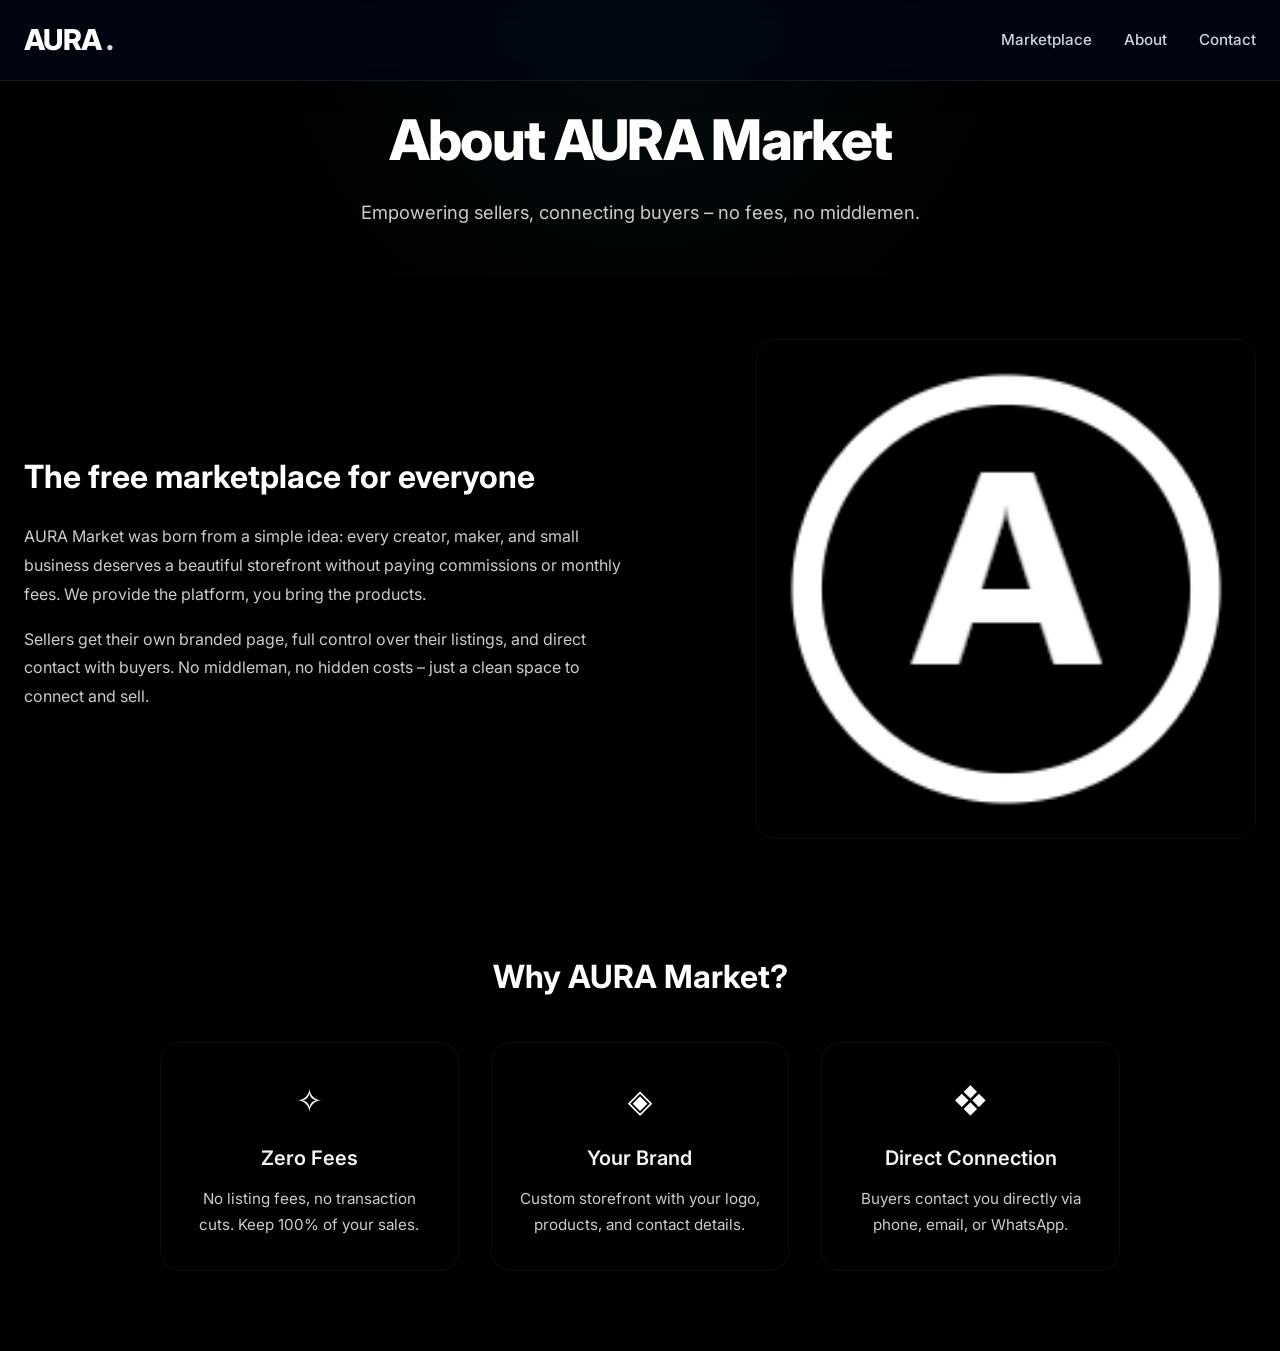
<file: about.html>
<!DOCTYPE html>
<html lang="en">
<head>
    <meta charset="UTF-8">
    <meta name="viewport" content="width=device-width, initial-scale=1.0">
    <title>About — AURA Market</title>

    <!-- Favicon -->
    <link rel="icon" type="image/png" href="icon-192.png">

    <!-- Inter Font -->
    <link href="https://fonts.googleapis.com/css2?family=Inter:wght@300;400;500;600;700;800;900&display=swap" rel="stylesheet">

    <!-- Shared Stylesheet -->
    <link rel="stylesheet" href="style.css">

    <!-- Page-specific styles -->
    <style>
        .about-hero {
            text-align: center;
            padding: 6rem 1.5rem 3rem;
            background: radial-gradient(circle at 50% 0%, rgba(56, 189, 248, 0.06), transparent 60%);
        }
        .about-hero .container h1 {
            font-size: 2.5rem;
            font-weight: 800;
            letter-spacing: -0.03em;
            margin-bottom: 0.75rem;
            color: #fff;
        }
        .about-hero .container p {
            font-size: 1.15rem;
            color: #ccc;
            max-width: 600px;
            margin: 0 auto;
        }
        .about-story {
            padding: 4rem 1.5rem;
        }
        .about-grid {
            display: flex;
            flex-direction: column;
            gap: 2.5rem;
            align-items: center;
        }
        .about-text h2 {
            font-size: 2rem;
            font-weight: 700;
            margin-bottom: 1.25rem;
            color: #fff;
        }
        .about-text p {
            color: #ccc;
            margin-bottom: 1rem;
            line-height: 1.8;
            max-width: 600px;
        }
        .about-image {
            max-width: 500px;
            width: 100%;
            border-radius: 1.25rem;
            overflow: hidden;
            box-shadow: 0 12px 30px rgba(0, 0, 0, 0.4);
            border: 1px solid rgba(255, 255, 255, 0.06);
        }
        .about-image img {
            display: block;
            width: 100%;
            height: auto;
        }
        .about-values {
            padding: 3rem 1.5rem 5rem;
            text-align: center;
        }
        .about-values h2 {
            font-size: 2rem;
            font-weight: 700;
            margin-bottom: 2.5rem;
            color: #fff;
        }
        .values-grid {
            display: grid;
            grid-template-columns: 1fr;
            gap: 2rem;
            max-width: 960px;
            margin: 0 auto;
        }
        .value-card {
            background-color: #000;
            border-radius: 1.25rem;
            padding: 2rem 1.5rem;
            text-align: center;
            border: 1px solid rgba(255, 255, 255, 0.05);
            transition: transform 0.25s, box-shadow 0.25s;
        }
        .value-card:hover {
            transform: translateY(-4px);
            box-shadow: 0 8px 24px rgba(255, 255, 255, 0.15);
        }
        .value-icon {
            font-size: 2rem;
            color: #fff;
            margin-bottom: 1rem;
        }
        .value-card h3 {
            font-size: 1.25rem;
            font-weight: 600;
            margin-bottom: 0.75rem;
            color: #f1f5f9;
        }
        .value-card p {
            color: #ccc;
            font-size: 0.95rem;
            line-height: 1.7;
        }
        @media (min-width: 768px) {
            .about-hero .container h1 { font-size: 3.5rem; }
            .about-grid { flex-direction: row; align-items: center; justify-content: space-between; }
            .about-text { flex: 1; }
            .about-image { flex: 1; }
            .values-grid { grid-template-columns: repeat(3, 1fr); }
        }
    </style>
</head>
<body class="bg-[#0f172a] text-white font-sans antialiased">

    <!-- ===== STICKY HEADER ===== -->
    <header id="main-header">
        <div class="container">
            <div id="logo">
                <a href="index.html">AURA<span>.</span></a>
            </div>
            <nav id="desktop-nav">
                <ul>
                    <li><a href="index.html">Marketplace</a></li>
                    <li><a href="about.html" class="active">About</a></li>
                    <li><a href="contact.html">Contact</a></li>
                </ul>
            </nav>
            <button id="mobile-menu-toggle" aria-label="Open menu">
                <span></span><span></span><span></span>
            </button>
        </div>
    </header>

    <!-- ===== MOBILE SIDEBAR ===== -->
    <div id="mobile-sidebar">
        <div id="sidebar-backdrop"></div>
        <div id="sidebar-panel">
            <button id="sidebar-close" aria-label="Close menu">&times;</button>
            <nav>
                <ul>
                    <li><a href="index.html">Marketplace</a></li>
                    <li><a href="about.html">About</a></li>
                    <li><a href="contact.html">Contact</a></li>
                </ul>
            </nav>
        </div>
    </div>

    <!-- ===== PAGE CONTENT ===== -->
    <main id="about-page">
        <section class="about-hero">
            <div class="container">
                <h1>About AURA Market</h1>
                <p>Empowering sellers, connecting buyers – no fees, no middlemen.</p>
            </div>
        </section>

        <section class="about-story container">
            <div class="about-grid">
                <div class="about-text">
                    <h2>The free marketplace for everyone</h2>
                    <p>
                        AURA Market was born from a simple idea: every creator, maker, and small business deserves a
                        beautiful storefront without paying commissions or monthly fees. We provide the platform,
                        you bring the products.
                    </p>
                    <p>
                        Sellers get their own branded page, full control over their listings, and direct contact with
                        buyers. No middleman, no hidden costs – just a clean space to connect and sell.
                    </p>
                </div>
                <div class="about-image">
                    <a href="#" id="home-link"><img src="icon-192.png" 
                         alt="Modern marketplace" loading="lazy" />
                    </a>
                </div>
            </div>
        </section>

        <section class="about-values container">
            <h2>Why AURA Market?</h2>
            <div class="values-grid">
                <div class="value-card">
                    <div class="value-icon">✧</div>
                    <h3>Zero Fees</h3>
                    <p>No listing fees, no transaction cuts. Keep 100% of your sales.</p>
                </div>
                <div class="value-card">
                    <div class="value-icon">◈</div>
                    <h3>Your Brand</h3>
                    <p>Custom storefront with your logo, products, and contact details.</p>
                </div>
                <div class="value-card">
                    <div class="value-icon">❖</div>
                    <h3>Direct Connection</h3>
                    <p>Buyers contact you directly via phone, email, or WhatsApp.</p>
                </div>
            </div>
        </section>
    </main>

    <!-- Mobile sidebar toggle script -->
    <script>
        (function() {
            const menuToggle = document.getElementById('mobile-menu-toggle');
            const sidebarClose = document.getElementById('sidebar-close');
            const sidebarBackdrop = document.getElementById('sidebar-backdrop');
            const sidebar = document.getElementById('mobile-sidebar');

            function openSidebar() {
                if (sidebar) {
                    sidebar.classList.add('open');
                    document.body.style.overflow = 'hidden';
                }
            }

            function closeSidebar() {
                if (sidebar) {
                    sidebar.classList.remove('open');
                    document.body.style.overflow = '';
                }
            }

            if (menuToggle) menuToggle.addEventListener('click', openSidebar);
            if (sidebarClose) sidebarClose.addEventListener('click', closeSidebar);
            if (sidebarBackdrop) sidebarBackdrop.addEventListener('click', closeSidebar);
        })();
    </script>
</body>
</html>
</file>
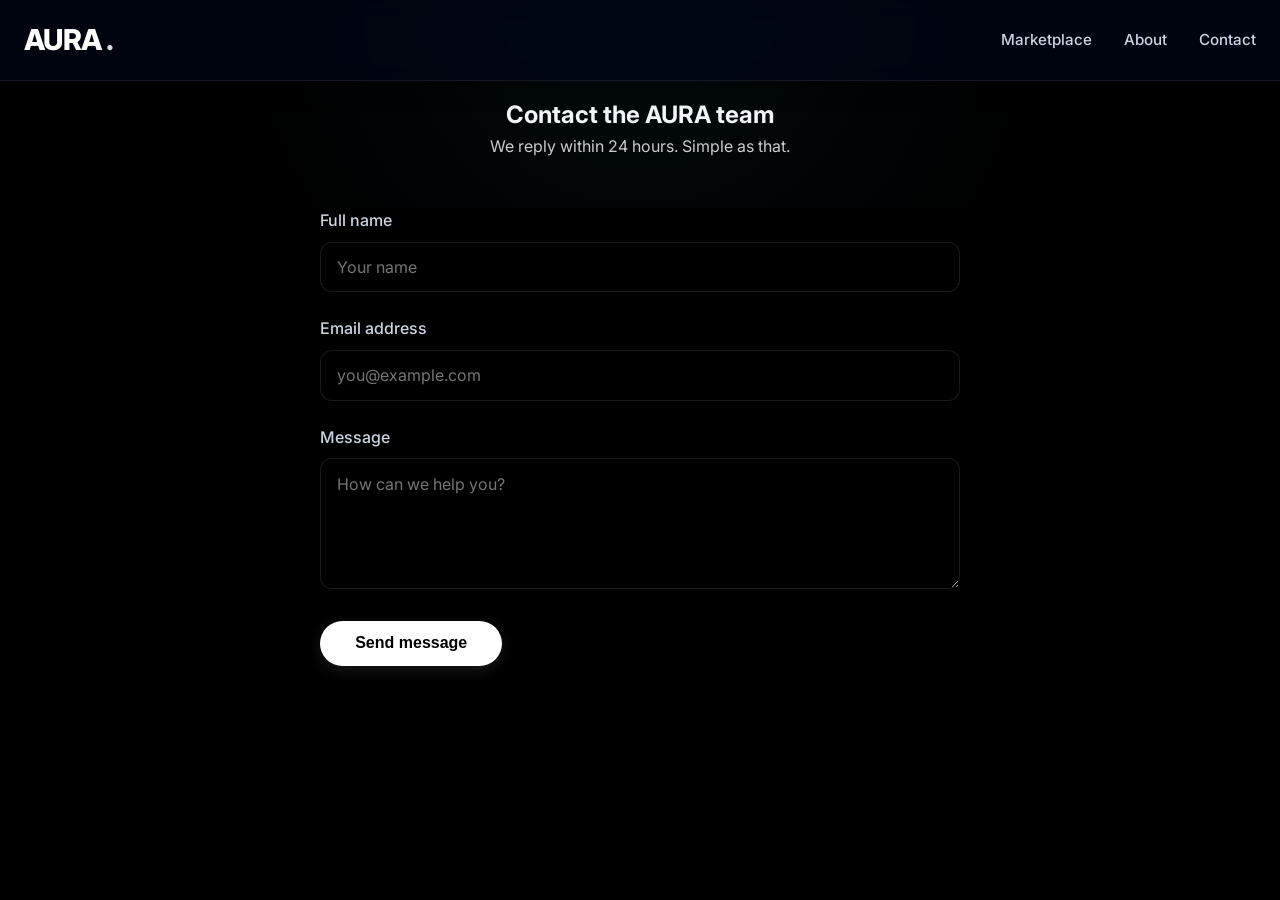
<file: contact.html>
<!DOCTYPE html>
<html lang="en">
<head>
    <meta charset="UTF-8">
    <meta name="viewport" content="width=device-width, initial-scale=1.0">
    <title>Contact — AURA Market</title>

    <!-- Favicon -->
    <link rel="icon" type="image/png" href="icon-192.png">

    <!-- Inter Font -->
    <link href="https://fonts.googleapis.com/css2?family=Inter:wght@300;400;500;600;700;800;900&display=swap" rel="stylesheet">

    <!-- Shared Stylesheet -->
    <link rel="stylesheet" href="style.css">

    <!-- Page‑specific form styling -->
    <style>
        .contact-form {
            max-width: 640px;
            margin: 0 auto;
        }
        .contact-form input,
        .contact-form textarea {
            width: 100%;
            background: #000;
            border: 1px solid rgba(255, 255, 255, 0.1);
            border-radius: 0.75rem;
            padding: 0.9rem 1rem;
            color: #f1f5f9;
            font-size: 1rem;
            transition: border-color 0.2s, box-shadow 0.2s;
            outline: none;
            font-family: inherit;
        }
        .contact-form input:focus,
        .contact-form textarea:focus {
            border-color: #fff;
            box-shadow: 0 0 0 3px rgba(255, 255, 255, 0.1);
        }
        .contact-form label {
            display: block;
            margin-bottom: 0.5rem;
            color: #cbd5e1;
            font-weight: 500;
        }
        .contact-form .form-group {
            margin-bottom: 1.5rem;
        }
        .submit-btn {
            background-color: #fff;
            color: #000;
            font-weight: 600;
            padding: 0.85rem 2.2rem;
            border: none;
            border-radius: 999px;
            font-size: 1rem;
            cursor: pointer;
            transition: background 0.25s, transform 0.1s;
            box-shadow: 0 4px 14px rgba(255, 255, 255, 0.1);
        }
        .submit-btn:hover {
            background-color: #e0e0e0;
            transform: translateY(-1px);
        }
        .success-message {
            display: none;
            text-align: center;
            color: #fff;
            font-weight: 600;
            margin-top: 1rem;
        }
        .error-message {
            color: #ff4d4d;
            font-size: 0.85rem;
            margin-top: 0.25rem;
            display: none;
        }
    </style>
</head>
<body class="bg-[#0f172a] text-white font-sans antialiased">

    <!-- ===== STICKY HEADER ===== -->
    <header id="main-header">
        <div class="container">
            <div id="logo">
                <a href="index.html">AURA<span>.</span></a>
            </div>
            <nav id="desktop-nav">
                <ul>
                    <li><a href="index.html">Marketplace</a></li>
                    <li><a href="about.html">About</a></li>
                    <li><a href="contact.html" class="active">Contact</a></li>
                </ul>
            </nav>
            <button id="mobile-menu-toggle" aria-label="Open menu">
                <span></span><span></span><span></span>
            </button>
        </div>
    </header>

    <!-- ===== MOBILE SIDEBAR ===== -->
    <div id="mobile-sidebar">
        <div id="sidebar-backdrop"></div>
        <div id="sidebar-panel">
            <button id="sidebar-close" aria-label="Close menu">&times;</button>
            <nav>
                <ul>
                    <li><a href="index.html">Marketplace</a></li>
                    <li><a href="about.html">About</a></li>
                    <li><a href="contact.html">Contact</a></li>
                </ul>
            </nav>
        </div>
    </div>

    <!-- ===== PAGE CONTENT ===== -->
    <main id="contact-page">
        <section style="text-align:center; padding:6rem 1.5rem 3rem; background: radial-gradient(circle at 50% 0%, rgba(56,189,248,0.06), transparent 60%);">
            <div class="container">
                <h1>Contact the AURA team</h1>
                <p style="color:#ccc;">We reply within 24 hours. Simple as that.</p>
            </div>
        </section>

        <section class="container" style="padding-bottom:4rem;">
            <div class="contact-form">
                <form id="contactForm" novalidate>
                    <div class="form-group">
                        <label for="name">Full name</label>
                        <input type="text" id="name" name="name" placeholder="Your name" required />
                        <span class="error-message" id="nameError">Please enter your name.</span>
                    </div>
                    <div class="form-group">
                        <label for="email">Email address</label>
                        <input type="email" id="email" name="email" placeholder="you@example.com" required />
                        <span class="error-message" id="emailError">Please enter a valid email.</span>
                    </div>
                    <div class="form-group">
                        <label for="message">Message</label>
                        <textarea id="message" name="message" rows="5" placeholder="How can we help you?" required></textarea>
                        <span class="error-message" id="messageError">Message cannot be empty.</span>
                    </div>
                    <button type="submit" class="submit-btn">Send message</button>
                    <p class="success-message" id="formSuccess">Thank you! Your message has been sent.</p>
                </form>
            </div>
        </section>
    </main>

    <!-- Mobile sidebar toggle + form validation -->
    <script>
        (function() {
            // Mobile sidebar toggle
            const menuToggle = document.getElementById('mobile-menu-toggle');
            const sidebarClose = document.getElementById('sidebar-close');
            const sidebarBackdrop = document.getElementById('sidebar-backdrop');
            const sidebar = document.getElementById('mobile-sidebar');

            function openSidebar() {
                if (sidebar) {
                    sidebar.classList.add('open');
                    document.body.style.overflow = 'hidden';
                }
            }

            function closeSidebar() {
                if (sidebar) {
                    sidebar.classList.remove('open');
                    document.body.style.overflow = '';
                }
            }

            if (menuToggle) menuToggle.addEventListener('click', openSidebar);
            if (sidebarClose) sidebarClose.addEventListener('click', closeSidebar);
            if (sidebarBackdrop) sidebarBackdrop.addEventListener('click', closeSidebar);

            // Form validation
            const form = document.getElementById('contactForm');
            if (form) {
                const nameInput = document.getElementById('name');
                const emailInput = document.getElementById('email');
                const messageInput = document.getElementById('message');
                const nameError = document.getElementById('nameError');
                const emailError = document.getElementById('emailError');
                const messageError = document.getElementById('messageError');
                const successMsg = document.getElementById('formSuccess');

                function hideAllErrors() {
                    nameError.style.display = 'none';
                    emailError.style.display = 'none';
                    messageError.style.display = 'none';
                }

                form.addEventListener('submit', (e) => {
                    e.preventDefault();
                    hideAllErrors();
                    successMsg.style.display = 'none';

                    let isValid = true;
                    if (nameInput.value.trim() === '') {
                        nameError.style.display = 'block';
                        isValid = false;
                    }
                    const emailPattern = /^[^\s@]+@[^\s@]+\.[^\s@]+$/;
                    if (!emailPattern.test(emailInput.value.trim())) {
                        emailError.style.display = 'block';
                        isValid = false;
                    }
                    if (messageInput.value.trim() === '') {
                        messageError.style.display = 'block';
                        isValid = false;
                    }

                    if (isValid) {
                        form.reset();
                        successMsg.style.display = 'block';
                    }
                });
            }
        })();
    </script>
</body>
</html>
</file>
<file: style.css>
/*MY APPEARANCE*/
/* ===== GLOBAL RESETS & BASE ===== */
*,
*::before,
*::after {
  box-sizing: border-box;
  margin: 0;
  padding: 0;
}

html {
  scroll-behavior: smooth;
}

body {
  background-color: black;    /* surface */
  color: #f1f5f9;           /* slate-100 */
  font-family: 'Inter', system-ui, -apple-system, BlinkMacSystemFont, 'Segoe UI', Roboto, sans-serif;
  line-height: 1.6;
  -webkit-font-smoothing: antialiased;
  -moz-osx-font-smoothing: grayscale;
}

/* ===== CONTAINER ===== */
.container {
  max-width: 1280px;
  margin: 0 auto;
  padding: 0 1.5rem;
}

/* ===== STICKY HEADER ===== */
#main-header {
  position: fixed;
  top: 0;
  left: 0;
  right: 0;
  z-index: 50;
  background-color: rgba(1, 7, 22, 0.7);
  backdrop-filter: blur(12px);
  -webkit-backdrop-filter: blur(12px);
  border-bottom: 1px solid rgba(255, 255, 255, 0.08);
  box-shadow: 0 4px 24px rgba(0, 0, 0, 0.3);
}

#main-header .container {
  display: flex;
  align-items: center;
  justify-content: space-between;
  height: 4rem;
}

/* Logo */
#logo a {
  font-size: 1.5rem;
  font-weight: 800;
  letter-spacing: -0.02em;
  color: #fff;
  text-decoration: none;
  display: flex;
  align-items: baseline;
  gap: 0.15rem;
}

#logo a span {
  color: #d3dee2;
  margin-left: 0.1rem;
}

/* Desktop Navigation */
#desktop-nav {
  display: none;
}

#desktop-nav ul {
  display: flex;
  list-style: none;
  gap: 2rem;
}

#desktop-nav a {
  text-decoration: none;
  color: #cbd5e1;
  font-weight: 500;
  font-size: 0.95rem;
  transition: color 0.2s ease;
}

#desktop-nav a:hover {
  color: #ffffff;
}

/* Cart Icon */
#cart-toggle {
  background: transparent;
  border: none;
  cursor: pointer;
  position: relative;
  padding: 0.5rem;
  color: #f1f5f9;
  display: flex;
  align-items: center;
  justify-content: center;
}

#cart-toggle svg {
  width: 1.5rem;
  height: 1.5rem;
}

#cart-badge {
  position: absolute;
  top: -0.25rem;
  right: -0.4rem;
  background-color: #000000;
  color: #ffffff;
  font-size: 0.7rem;
  font-weight: 700;
  min-width: 1.25rem;
  height: 1.25rem;
  border-radius: 999px;
  display: flex;
  align-items: center;
  justify-content: center;
  padding: 0 0.25rem;
  line-height: 1;
  transform: translate(25%, -25%);
  transition: transform 0.2s ease;
}

.badge-pulse {
  animation: badgePop 0.4s ease-out;
}

@keyframes badgePop {
  0% { transform: translate(25%, -25%) scale(1); }
  30% { transform: translate(25%, -25%) scale(1.3); }
  100% { transform: translate(25%, -25%) scale(1); }
}

/* Mobile Menu Toggle */
#mobile-menu-toggle {
  background: transparent;
  border: none;
  cursor: pointer;
  display: flex;
  flex-direction: column;
  gap: 0.3rem;
  padding: 0.5rem;
}

#mobile-menu-toggle span {
  display: block;
  width: 1.5rem;
  height: 2px;
  background-color: #f1f5f9;
  transition: all 0.3s ease;
  border-radius: 2px;
}

/* Mobile Sidebar */
#mobile-sidebar {
  display: none;
  position: fixed;
  inset: 0;
  z-index: 60;
}

#mobile-sidebar.open {
  display: block;
}

#sidebar-backdrop {
  position: absolute;
  inset: 0;
  background: rgba(0, 0, 0, 0.6);
  backdrop-filter: blur(4px);
}

#sidebar-panel {
  position: absolute;
  top: 0;
  right: 0;
  width: 16rem;
  height: 100%;
  background-color: #000000;
  border-left: 1px solid rgba(255, 255, 255, 0.1);
  padding: 1.5rem;
  transform: translateX(100%);
  transition: transform 0.3s ease;
  display: flex;
  flex-direction: column;
  box-shadow: 0 6px 20px rgba(165, 160, 160, 0.337);
}

#mobile-sidebar.open #sidebar-panel {
  transform: translateX(0);
}

#sidebar-close {
  align-self: flex-end;
  background: none;
  border: none;
  color: #ffffff;
  font-size: 2rem;
  line-height: 1;
  cursor: pointer;
  padding: 0.25rem 0.5rem;
}

#sidebar-panel nav ul {
  list-style: none;
  margin-top: 2rem;
  display: flex;
  flex-direction: column;
  gap: 1.5rem;
}

#sidebar-panel a {
  text-decoration: none;
  color: #ffffff;
  font-weight: 500;
  font-size: 1.1rem;
  transition: color 0.2s;
}

#sidebar-panel a:hover {
  color: #eef4f6;
}

/* Hero Section */
#hero {
  margin-top: 4rem;
  display: flex;
  align-items: center;
  justify-content: center;
  text-align: center;
  padding: 4rem 1.5rem;
  background: radial-gradient(circle at 30% 50%, rgba(56, 189, 248, 0.08), transparent 70%),
              radial-gradient(circle at 70% 50%, rgba(56, 189, 248, 0.05), transparent 70%);
  min-height: 80vh;
}

#hero-content {
  max-width: 720px;
}

#hero-content h1 {
  font-size: 2.5rem;
  font-weight: 800;
  letter-spacing: -0.03em;
  line-height: 1.15;
  margin-bottom: 1.5rem;
  color: #fff;
}

#hero-content p {
  font-size: 1.15rem;
  color: #fafcfe;
  margin-bottom: 2.5rem;
  max-width: 500px;
  margin-left: auto;
  margin-right: auto;
}

#hero-cta {
  display: inline-block;
  background-color: #ffffff;
  color: #000000;
  font-weight: 600;
  padding: 0.85rem 2.2rem;
  border-radius: 999px;
  text-decoration: none;
  font-size: 1rem;
  transition: all 0.25s ease;
  box-shadow: 0 4px 14px rgba(0, 0, 0, 0.35);
}

#hero-cta:hover {
  background-color: #090e11;
  box-shadow: 0 6px 20px rgba(255, 255, 255, 0.5);
  transform: translateY(-2px);
}

/* Product Section */
#products {
  max-width: 1280px;
  margin: 0 auto;
  padding: 4rem 1.5rem;
}

#products h2 {
  font-size: 2rem;
  font-weight: 700;
  letter-spacing: -0.02em;
  margin-bottom: 2.5rem;
  color: #fff;
}

#product-grid {
  display: grid;
  grid-template-columns: 1fr;
  gap: 2rem;
}

/* Product Card */
.product-card {
  background-color: #000000;
  border-radius: 1.25rem;
  overflow: hidden;
  transition: transform 0.3s ease, box-shadow 0.3s ease;
  border: 1px solid rgba(8, 5, 5, 0.06);
}

.product-card:hover {
  transform: scale(1.03);
  box-shadow: 0 12px 28px rgba(102, 95, 95, 0.35), 0 0 0 1px rgba(56, 189, 248, 0.2);
}

.product-card img {
  width: 100%;
  height: 260px;
  object-fit: cover;
  display: block;
  border-bottom: 1px solid rgba(255, 255, 255, 0.05);
}

.product-card-body {
  padding: 1.25rem;
}

.product-card-body h3 {
  font-size: 1.25rem;
  font-weight: 600;
  margin-bottom: 0.5rem;
  color: #ffffff;
}

.product-card-body .price {
  font-size: 1.15rem;
  font-weight: 700;
  color: #ffffff;
  margin-bottom: 1rem;
}

.product-card-body .add-to-cart-btn {
  width: 100%;
  padding: 0.7rem 1rem;
  border: none;
  border-radius: 0.75rem;
  background-color: #fdfeff;
  color: #010612;
  font-weight: 600;
  font-size: 0.95rem;
  cursor: pointer;
  transition: background-color 0.2s ease, transform 0.1s ease;
}

.product-card-body .add-to-cart-btn:hover {
  background-color: #010d1400;
}

.add-to-cart-btn:active {
  transform: scale(0.97);
}

/* Cart Drawer */
#cart-overlay {
  position: fixed;
  inset: 0;
  background: rgba(0, 0, 0, 0.7);
  z-index: 70;
  opacity: 0;
  pointer-events: none;
  transition: opacity 0.3s ease;
}

#cart-overlay.visible {
  opacity: 1;
  pointer-events: auto;
}

#cart-drawer {
  position: fixed;
  top: 0;
  right: 0;
  width: 100%;
  max-width: 400px;
  height: 100vh;
  background-color: #000000;
  z-index: 80;
  display: flex;
  flex-direction: column;
  transform: translateX(100%);
  transition: transform 0.35s cubic-bezier(0.4, 0, 0.2, 1);
  box-shadow: -8px 0 30px rgba(252, 248, 248, 0.0511);
}

#cart-drawer.open {
  transform: translateX(0);
}

#cart-header {
  display: flex;
  justify-content: space-between;
  align-items: center;
  padding: 1.25rem 1.5rem;
  border-bottom: 1px solid rgba(255, 255, 255, 0.08);
}

#cart-header h2 {
  font-size: 1.35rem;
  font-weight: 600;
}

#cart-close {
  background: none;
  border: none;
  color: #ffffff;
  font-size: 2rem;
  line-height: 1;
  cursor: pointer;
  padding: 0 0.5rem;
}

#cart-items {
  flex: 1;
  overflow-y: auto;
  padding: 1.25rem 1.5rem;
  display: flex;
  flex-direction: column;
  gap: 1rem;
}

.cart-item {
  display: flex;
  align-items: center;
  gap: 1rem;
  padding-bottom: 1rem;
  border-bottom: 1px solid rgba(255, 255, 255, 0.06);
}

.cart-item img {
  width: 60px;
  height: 60px;
  border-radius: 0.5rem;
  object-fit: cover;
}

.cart-item-details {
  flex: 1;
}

.cart-item-details h4 {
  font-size: 0.9rem;
  font-weight: 500;
  margin-bottom: 0.25rem;
}

.cart-item-details .price {
  color: #ffffff;
  font-weight: 600;
  font-size: 0.85rem;
}

.cart-item-quantity {
  display: flex;
  align-items: center;
  gap: 0.5rem;
}

.cart-item-quantity button {
  background-color: #000000;
  border: none;
  color: white;
  width: 28px;
  height: 28px;
  border-radius: 0.4rem;
  font-size: 1rem;
  cursor: pointer;
  display: flex;
  align-items: center;
  justify-content: center;
  transition: background 0.2s;
}

.cart-item-quantity button:hover {
  background-color: #f5f7fa75;
}

.cart-item-quantity span {
  font-weight: 600;
  min-width: 20px;
  text-align: center;
}

#cart-empty {
  flex: 1;
  display: flex;
  align-items: center;
  justify-content: center;
  color: #eeeeee;
}

#cart-footer {
  border-top: 1px solid rgba(0, 0, 0, 0.08);
  padding: 1.25rem 1.5rem;
  display: flex;
  flex-direction: column;
  gap: 0.5rem;
}

#cart-subtotal,
#cart-shipping,
#cart-total {
  display: flex;
  justify-content: space-between;
  font-size: 0.95rem;
}

#cart-total {
  font-weight: 700;
  font-size: 1.1rem;
  margin-top: 0.5rem;
}

#checkout-button {
  margin-top: 0.75rem;
  padding: 0.85rem;
  border: none;
  border-radius: 0.75rem;
  background-color: #ffffff;
  color: #06061a;
  font-weight: 700;
  font-size: 1rem;
  cursor: pointer;
  transition: background 0.2s, transform 0.1s;
}

#checkout-button:hover {
  background-color: #000000;
}

/* Success Modal */
#success-modal {
  position: fixed;
  inset: 0;
  z-index: 100;
  display: flex;
  align-items: center;
  justify-content: center;
  opacity: 0;
  pointer-events: none;
  transition: opacity 0.3s ease;
}

#success-modal.visible {
  opacity: 1;
  pointer-events: auto;
}

#modal-backdrop {
  position: absolute;
  inset: 0;
  background: rgba(0, 0, 0, 0.75);
  backdrop-filter: blur(6px);
}

#modal-content {
  position: relative;
  background-color: #000000;
  border-radius: 1.5rem;
  padding: 2.5rem 2rem;
  text-align: center;
  max-width: 400px;
  width: 90%;
  box-shadow: 0 20px 50px rgba(0, 0, 0, 0.6);
  z-index: 10;
}

#modal-icon {
  font-size: 3.5rem;
  color: #ffffff;
  display: block;
  margin-bottom: 1rem;
}

#modal-content h3 {
  font-size: 1.75rem;
  font-weight: 700;
  margin-bottom: 0.5rem;
}

#modal-content p {
  color: #94a3b8;
  margin-bottom: 0.5rem;
}

#modal-close {
  margin-top: 1.5rem;
  background-color: #ffffff;
  border: none;
  padding: 0.75rem 2rem;
  border-radius: 999px;
  color: #090e19;
  font-weight: 600;
  cursor: pointer;
  transition: background 0.2s;
}

#modal-close:hover {
  background-color: #ebedee46;
}

/* ===== RESPONSIVE ===== */
@media (min-width: 768px) {
  #main-header .container {
    height: 5rem;
  }
  #logo a {
    font-size: 1.8rem;
  }
  #desktop-nav {
    display: block;
  }
  #mobile-menu-toggle {
    display: none;
  }
  #hero {
    min-height: 70vh;
    padding: 5rem 2rem;
  }
  #hero-content h1 {
    font-size: 3.5rem;
  }
  #hero-content p {
    font-size: 1.25rem;
  }
  #product-grid {
    grid-template-columns: repeat(2, 1fr);
  }
  #products h2 {
    font-size: 2.25rem;
  }
}

@media (min-width: 1024px) {
  #product-grid {
    grid-template-columns: repeat(3, 1fr);
  }
  #hero-content h1 {
    font-size: 4rem;
  }
}

/* Utility */
.hidden {
  display: none !important;
}

.about-image img {
  border-radius: 1rem;
  box-shadow: 0 4px 20px rgba(0, 0, 0, 0.3);
}

/* ===== AURA MARKET – NEW WEB APP STYLES ===== */

/* --- Dynamic Content Area --- */
#app-content {
  margin-top: 4rem;                  /* push below fixed header */
  min-height: calc(100vh - 4rem);
  padding: 2rem 1.5rem;
}

@media (min-width: 768px) {
  #app-content {
    margin-top: 5rem;
    min-height: calc(100vh - 5rem);
  }
}

/* --- Marketplace Grid (replaces old #product-grid) --- */
.marketplace-grid {
  display: grid;
  grid-template-columns: 1fr;
  gap: 2rem;
  max-width: 1280px;
  margin: 0 auto;
}

@media (min-width: 768px) {
  .marketplace-grid {
    grid-template-columns: repeat(2, 1fr);
  }
}

@media (min-width: 1024px) {
  .marketplace-grid {
    grid-template-columns: repeat(3, 1fr);
  }
}

/* --- Product Card (adapted for marketplace) --- */
.product-card {
  background-color: #000000;
  border-radius: 1.25rem;
  overflow: hidden;
  transition: transform 0.3s ease, box-shadow 0.3s ease;
  border: 1px solid rgba(255, 255, 255, 0.06);
}

.product-card:hover {
  transform: scale(1.02);
  box-shadow: 0 12px 28px rgba(255, 255, 255, 0.08);
}

.product-card img {
  width: 100%;
  height: 240px;
  object-fit: cover;
  display: block;
}

.product-card-body {
  padding: 1.25rem;
}

.product-card-body h3 {
  font-size: 1.1rem;
  font-weight: 600;
  margin-bottom: 0.25rem;
  color: #ffffff;
}

.product-card-body .store-name {
  font-size: 0.85rem;
  color: #aaaaaa;
  margin-bottom: 0.5rem;
}

.product-card-body .price {
  font-size: 1.15rem;
  font-weight: 700;
  color: #ffffff;
  margin-bottom: 1rem;
}

/* Contact Seller button (replaces old add-to-cart) */
.contact-seller-btn {
  width: 100%;
  padding: 0.7rem 1rem;
  border: 1px solid #ffffff;
  border-radius: 0.75rem;
  background-color: transparent;
  color: #ffffff;
  font-weight: 600;
  font-size: 0.95rem;
  cursor: pointer;
  transition: background-color 0.2s, color 0.2s;
}

.contact-seller-btn:hover {
  background-color: #ffffff;
  color: #000000;
}

/* --- Search Bar (marketplace) --- */
.search-bar {
  max-width: 600px;
  margin: 0 auto 2.5rem;
}

.search-bar input {
  width: 100%;
  padding: 0.85rem 1.25rem;
  background: #000000;
  border: 1px solid rgba(255, 255, 255, 0.15);
  border-radius: 999px;
  color: #ffffff;
  font-size: 1rem;
  outline: none;
  transition: border-color 0.2s;
}

.search-bar input:focus {
  border-color: #ffffff;
}

/* --- Section Titles --- */
.section-title {
  font-size: 2rem;
  font-weight: 700;
  margin-bottom: 2rem;
  text-align: center;
  color: #fff;
}

/* --- Forms (Seller registration, login, dashboard) --- */
.form-container {
  max-width: 560px;
  margin: 0 auto;
}

.form-group {
  margin-bottom: 1.5rem;
}

.form-group label {
  display: block;
  margin-bottom: 0.5rem;
  color: #cbd5e1;
  font-weight: 500;
}

.form-group input,
.form-group textarea,
.form-group select {
  width: 100%;
  padding: 0.85rem 1rem;
  background: #000000;
  border: 1px solid rgba(255, 255, 255, 0.1);
  border-radius: 0.75rem;
  color: #ffffff;
  font-size: 1rem;
  font-family: inherit;
  outline: none;
  transition: border-color 0.2s;
}

.form-group input:focus,
.form-group textarea:focus {
  border-color: #ffffff;
}

.form-group .inline-error {
  color: #ff4d4d;
  font-size: 0.8rem;
  margin-top: 0.3rem;
  display: none;
}

.btn-primary {
  display: inline-block;
  background-color: #ffffff;
  color: #000000;
  font-weight: 600;
  padding: 0.85rem 2.2rem;
  border: none;
  border-radius: 999px;
  font-size: 1rem;
  cursor: pointer;
  transition: background 0.25s, transform 0.1s;
  box-shadow: 0 4px 14px rgba(255, 255, 255, 0.15);
}

.btn-primary:hover {
  background-color: #e0e0e0;
  transform: translateY(-1px);
}

.btn-danger {
  background: transparent;
  border: 1px solid #ff4d4d;
  color: #ff4d4d;
  font-weight: 600;
  padding: 0.75rem 1.5rem;
  border-radius: 0.75rem;
  cursor: pointer;
  transition: background 0.2s;
}

.btn-danger:hover {
  background: #ff4d4d;
  color: #000;
}

/* --- Dashboard Tabs --- */
.dashboard-tabs {
  display: flex;
  gap: 0.5rem;
  margin-bottom: 2rem;
  flex-wrap: wrap;
}

.dashboard-tab {
  padding: 0.6rem 1.25rem;
  background: transparent;
  border: 1px solid rgba(255, 255, 255, 0.15);
  border-radius: 999px;
  color: #ccc;
  font-weight: 500;
  cursor: pointer;
  transition: all 0.2s;
}

.dashboard-tab.active {
  background: #ffffff;
  color: #000000;
  border-color: #ffffff;
}

.dashboard-tab:hover:not(.active) {
  background: rgba(255, 255, 255, 0.05);
}

/* Dashboard product list */
.product-list-item {
  display: flex;
  align-items: center;
  gap: 1rem;
  padding: 1rem;
  background: #000000;
  border-radius: 0.75rem;
  border: 1px solid rgba(255, 255, 255, 0.06);
  margin-bottom: 0.75rem;
}

.product-list-item img {
  width: 60px;
  height: 60px;
  border-radius: 0.5rem;
  object-fit: cover;
}

.product-list-item .details {
  flex: 1;
}

.product-list-item .actions {
  display: flex;
  gap: 0.5rem;
}

/* --- Contact Modal --- */
.modal-overlay {
  position: fixed;
  inset: 0;
  z-index: 100;
  display: flex;
  align-items: center;
  justify-content: center;
}

.modal-backdrop {
  position: absolute;
  inset: 0;
  background: rgba(0, 0, 0, 0.8);
  backdrop-filter: blur(4px);
}

.modal-contact-content {
  position: relative;
  background: #111;
  border-radius: 1.25rem;
  padding: 2rem;
  max-width: 420px;
  width: 90%;
  border: 1px solid rgba(255, 255, 255, 0.1);
  box-shadow: 0 20px 50px rgba(0,0,0,0.6);
  z-index: 10;
  text-align: center;
}

.modal-contact-content img {
  width: 80px;
  height: 80px;
  border-radius: 0.75rem;
  object-fit: cover;
  margin-bottom: 1rem;
}

.modal-contact-content h3 {
  margin-bottom: 0.25rem;
}

.modal-contact-content .store {
  color: #aaa;
  margin-bottom: 1rem;
}

.contact-actions {
  display: flex;
  flex-direction: column;
  gap: 0.75rem;
  margin-top: 1.5rem;
}

.contact-actions a {
  display: flex;
  align-items: center;
  justify-content: center;
  gap: 0.5rem;
  padding: 0.75rem;
  border-radius: 0.75rem;
  background: #000;
  color: #fff;
  text-decoration: none;
  border: 1px solid rgba(255,255,255,0.1);
  transition: background 0.2s;
}

.contact-actions a:hover {
  background: #222;
}

.modal-close-btn {
  position: absolute;
  top: 1rem;
  right: 1rem;
  background: none;
  border: none;
  color: #fff;
  font-size: 1.5rem;
  cursor: pointer;
}

/* --- Toast notification --- */
.toast {
  position: fixed;
  bottom: 2rem;
  right: 2rem;
  background: #ffffff;
  color: #000000;
  padding: 0.75rem 1.5rem;
  border-radius: 999px;
  font-weight: 500;
  box-shadow: 0 8px 20px rgba(0,0,0,0.4);
  z-index: 200;
  animation: slideUp 0.3s ease-out;
}

@keyframes slideUp {
  from { transform: translateY(1rem); opacity: 0; }
  to { transform: translateY(0); opacity: 1; }
}

/* --- Utility --- */
.text-center {
  text-align: center;
}
.mt-1 { margin-top: 0.5rem; }
.mt-2 { margin-top: 1rem; }
.mb-2 { margin-bottom: 1rem; }

/* File upload area */
.image-upload-area {
  border: 2px dashed rgba(255,255,255,0.2);
  border-radius: 0.75rem;
  padding: 1.5rem;
  text-align: center;
  cursor: pointer;
  transition: border-color 0.2s;
  margin-bottom: 0.5rem;
}
.image-upload-area:hover {
  border-color: #fff;
}
.image-upload-area .preview {
  display: none;
  max-width: 150px;
  margin: 0 auto 0.5rem;
  border-radius: 0.5rem;
}
.image-upload-area .preview.visible {
  display: block;
}
.image-upload-area small {
  color: #aaa;
}
</file>
